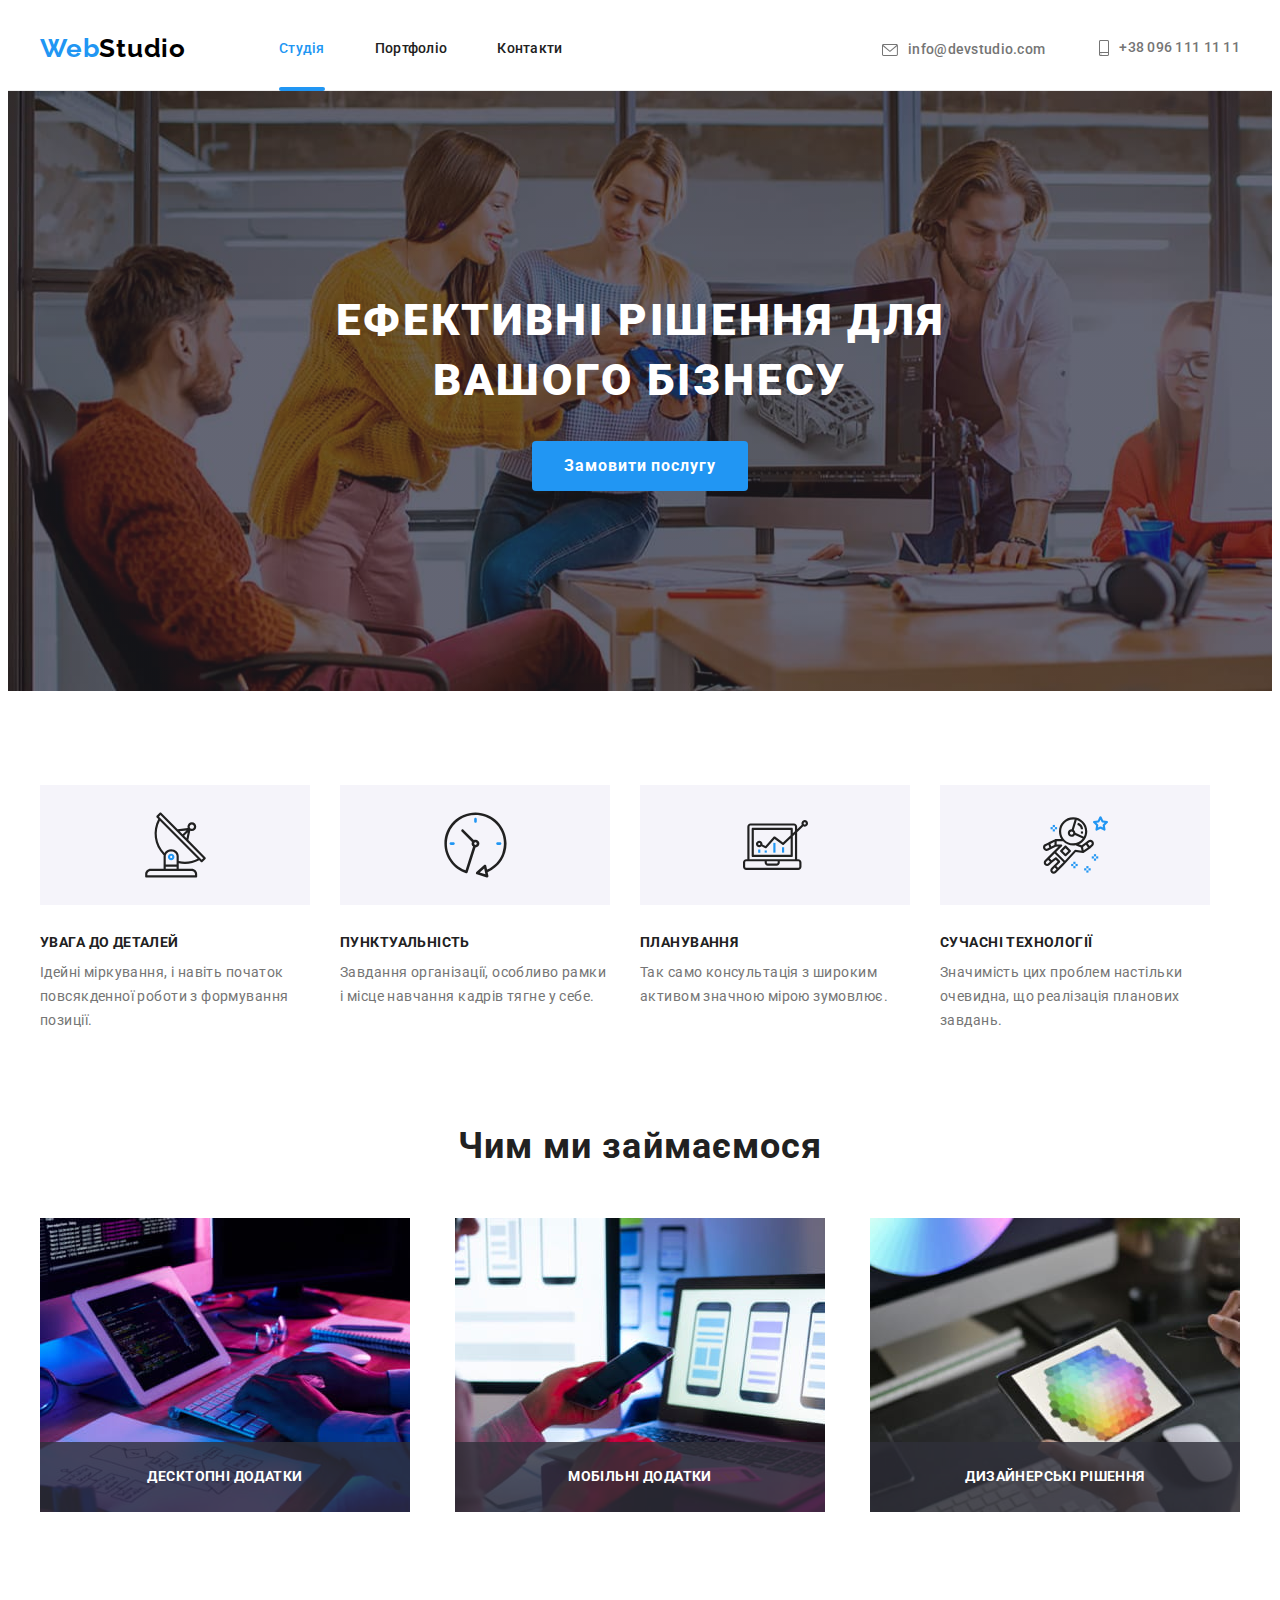
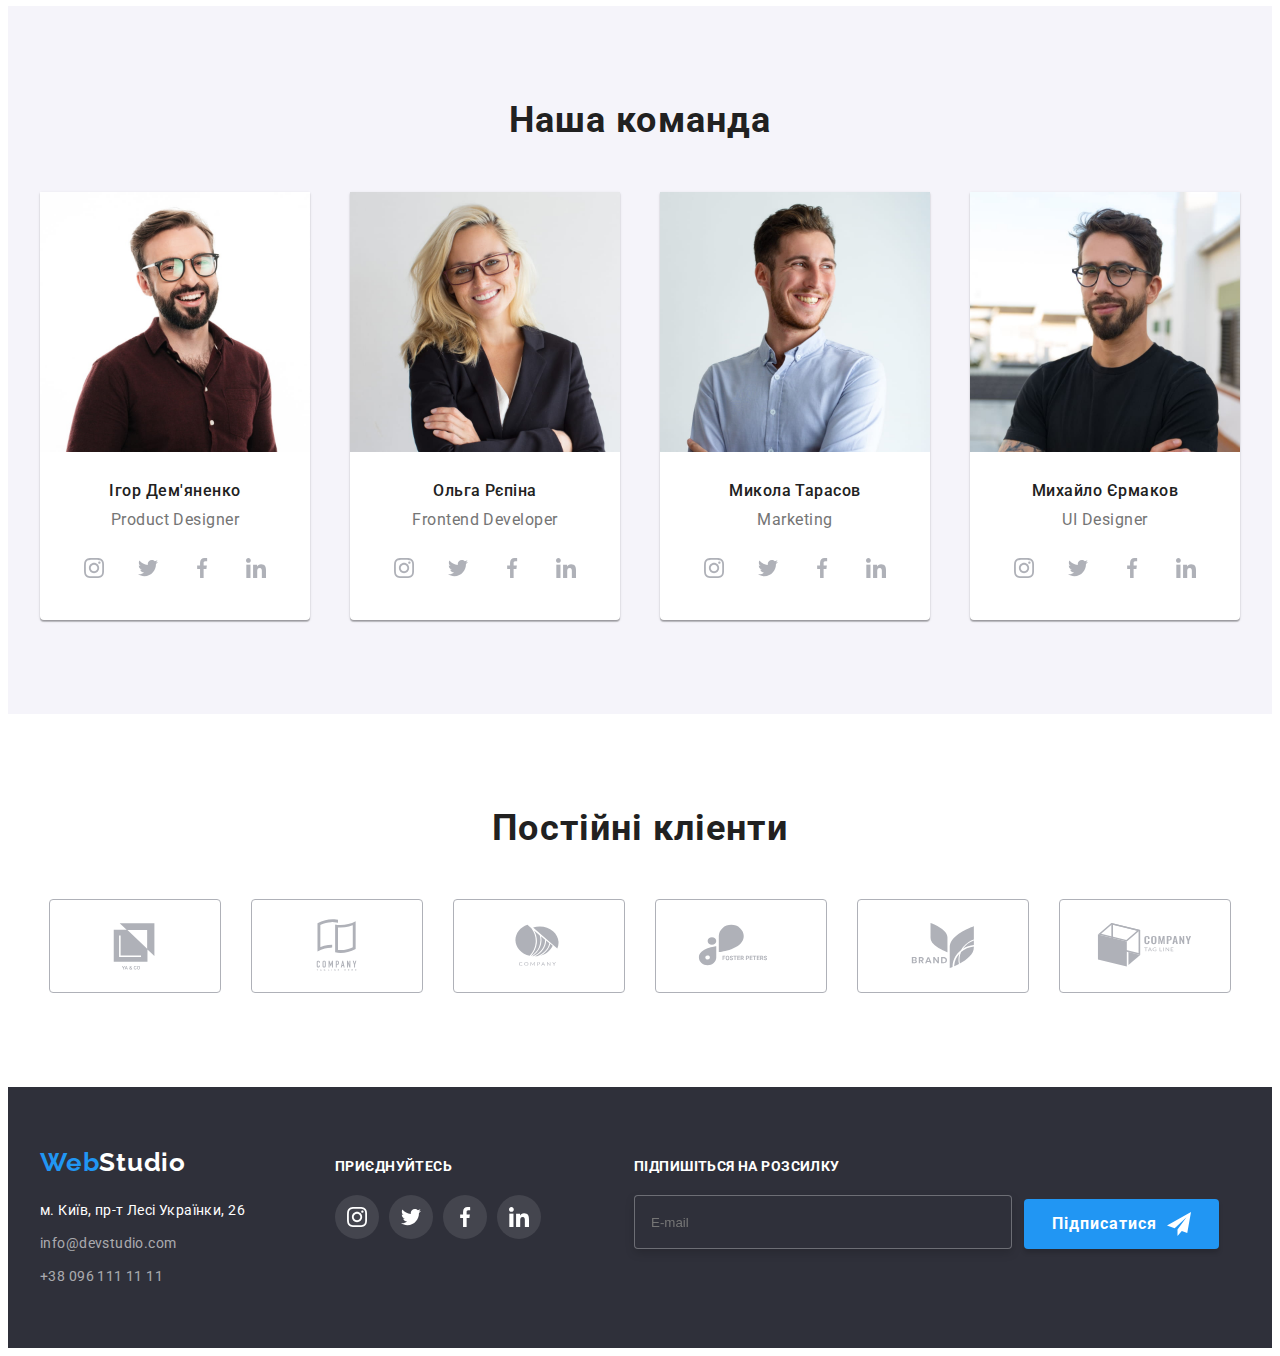
<file: index.html>
<!DOCTYPE html>
<html lang="en">
    <head>
        <meta charset="UTF-8">
        <meta http-equiv="X-UA-Compatible" content="IE=edge">
        <meta name="viewport" content="width=device-width, initial-scale=1.0">
        
        <title>Студія</title>
        <link href="https://fonts.googleapis.com/css2?family=Raleway:wght@700&family=Roboto:wght@400;500;700;900&display=swap"
            rel="stylesheet">
        <link rel="stylesheet" href="https://cdnjs.cloudflare.com/ajax/libs/modern-normalize/1.1.0/modern-normalize.min.css"
            integrity="sha512-wpPYUAdjBVSE4KJnH1VR1HeZfpl1ub8YT/NKx4PuQ5NmX2tKuGu6U/JRp5y+Y8XG2tV+wKQpNHVUX03MfMFn9Q=="
            crossorigin="anonymous" referrerpolicy="no-referrer" />
        <link rel="stylesheet" href="./css/styles.css">
    </head>
    <body>
<!--Logo, Nav bar, contacts-->
        <Header class="head-border">
            <div class="container navigation">
                <!-- logo -->
                <a href="./index.html" class="logo">
                    <span class="logo-part">Web</span>Studio
                </a>
                <!-- Navigation -->
                <nav>
                    <ul class="navigation-list list">
                        <li class="navigation-li">
                            <a href="./index.html" class="navigation-bar condition">Студія</a>
                        </li>
                        <li class="navigation-li">
                            <a href="./portfolio.html" class="navigation-bar ">Портфоліо</a>
                        </li>
                        <li class="navigation-li">
                            <a href="" class="navigation-bar">Контакти</a>
                        </li>
                    </ul>
                </nav>
                <!-- Contacts -->
                <div class="contacts">
                    <a href="mailto:info@devstudio.com" class="contacts-head ">
                        <svg class="icon-header" width="16px" height="12px">
                            <use href="./images/icons.svg#icon-envelope"></use>
                        </svg>
                        info@devstudio.com</a>
                    <a href="tel:+380961111111" class="contacts-head ">
                        <svg class="icon-header" width="10px" height="16px">
                            <use href="./images/icons.svg#icon-smartphone"></use>
                        </svg>
                        +38 096 111 11 11</a>
                </div>
            </div>
        </Header>



<!--Unicue site container-->
        <main>
<!-- hero -->
            <section class="section hero">
                <div class="container hero-content">
                    <h1>Ефективні рішення для вашого бізнесу</h1>
                    <button type="button" class="order-btn" data-modal-open>
                        Замовити послугу
                    </button>
                </div>
            </section>




<!-- our benefits -->
            <section class="section benefits">
               <div class="container">
                    <h2 class="visually-hidden"> Our benefits</h2>
                    <ul class="benefits-list list">
                        <li class="benefits-point">
                            <div class="icon-benefits" >
                                <svg class="icon-antenna" width="65px" height="70px">
                                    <use href="./images/icons.svg#icon-antenna"></use>
                                </svg>
                            </div>
                            <h3>УВАГА ДО ДЕТАЛЕЙ</h3>
                            <p>Ідейні міркування, і навіть початок повсякденної роботи з формування позиції.</p>
                        </li>
                        <li class="benefits-point">
                            <div class="icon-benefits">
                                <svg class="icon-clock" width="65px" height="70px">
                                    <use href="./images/icons.svg#icon-clock"></use>
                                </svg>
                            </div>
                            <h3>ПУНКТУАЛЬНІСТЬ</h3>
                            <p>Завдання організації, особливо рамки і місце навчання кадрів тягне у себе.</p>
                        </li>
                        <li class="benefits-point">
                            <div class="icon-benefits">
                                <svg class="icon-diagram" width="65px" height="70px">
                                    <use href="./images/icons.svg#icon-diagram"></use>
                                </svg>
                            </div>
                            <h3>ПЛАНУВАННЯ</h3>
                            <p>Так само консультація з широким активом значною мірою зумовлює.</p>
                        </li>
                        <li class="benefits-point">
                            <div class="icon-benefits">
                                <svg class="icon-astronaut" width="65px" height="70px">
                                    <use href="./images/icons.svg#icon-astronaut"></use>
                                </svg>
                            </div>
                            <h3>СУЧАСНІ ТЕХНОЛОГІЇ</h3>
                            <p>Значимість цих проблем настільки очевидна, що реалізація планових завдань.</p>
                        </li>
                    </ul>
               </div>
            </section>




<!-- what we do -->
            <section class="section whatwedo">
                <div class="container">
                    <h2 class="whatwedo-head">Чим ми займаємося</h2>
                    <ul class="whatwedo-list list">
                        <li class="whatwedo-point">
                            <img src="./images/img_code.jpg" alt="coding" width="370" height="294">
                            <div class="whatwedo-upper">
                                <p class="whatwedo-upper-text">Десктопні додатки</p>
                            </div>
                        </li>
                        <li class="whatwedo-point">
                            <img src="./images/img_app.jpg" alt="app developer" width="370" height="294">
                            <div class="whatwedo-upper">
                                <p class="whatwedo-upper-text">Мобільні додатки</p>
                            </div>
                        </li>
                        <li class="whatwedo-point">
                            <img src="./images/img_color.jpg" alt="color expirience" width="370" height="294">
                            <div class="whatwedo-upper">
                                <p class="whatwedo-upper-text">Дизайнерські рішення</p>
                            </div>
                        </li>
                    </ul>
                </div>
            </section>



<!-- our team -->
            <section class="team section">
                <div class="container">
                    <h2 class="team-head">Наша команда</h2>
                    <ul class="team-list list">
                        <li class="team-point">
                            <img src="./images/igor.jpg" alt="Product Designer Igor Demianenko" width="270" height="260">
                            <div class="team-wrap">
                                <h3 class="team-name">Ігор Дем'яненко</h3>
                                <p class="team-prof">Product Designer</p>
                                <div class="icon-list">
                                    <a class="icon-social" href="">
                                        <svg class="icon-svg" width="20px" height="20px">
                                            <use href="./images/icons.svg#icon-instagram">
                                            </use>
                                        </svg>
                                    </a>
                                    <a class="icon-social" href="">
                                        <svg class="icon-svg" width="20px" height="20px">
                                            <use href="./images/icons.svg#icon-twitter">
                                            </use>
                                        </svg>
                                    </a>
                                    <a class="icon-social" href="">
                                        <svg class="icon-svg" width="20px" height="20px">
                                            <use href="./images/icons.svg#icon-facebook">
                                            </use>
                                        </svg>
                                    </a>
                                    <a class="icon-social" href="">
                                        <svg class="icon-svg" width="20px" height="20px">
                                            <use href="./images/icons.svg#icon-linkedin">
                                            </use>
                                        </svg>
                                    </a>
                                </div>
                            </div>
                        </li>
                        <li class="team-point">
                            <img src="./images/olga.jpg" alt="Frontend Developer Olga Repina" width="270" height="260">
                            <div class="team-wrap">
                                <h3 class="team-name">Ольга Рєпіна</h3>
                                <p class="team-prof">Frontend Developer</p>
                                <div class="icon-list">
                                    <a class="icon-social" href="">
                                        <svg class="icon-svg" width="20px" height="20px">
                                            <use href="./images/icons.svg#icon-instagram">
                                            </use>
                                        </svg>
                                    </a>
                                    <a class="icon-social" href="">
                                        <svg class="icon-svg" width="20px" height="20px">
                                            <use href="./images/icons.svg#icon-twitter">
                                            </use>
                                        </svg>
                                    </a>
                                    <a class="icon-social" href="">
                                        <svg class="icon-svg" width="20px" height="20px">
                                            <use href="./images/icons.svg#icon-facebook">
                                            </use>
                                        </svg>
                                    </a>
                                    <a class="icon-social" href="">
                                        <svg class="icon-svg" width="20px" height="20px">
                                            <use href="./images/icons.svg#icon-linkedin">
                                            </use>
                                        </svg>
                                    </a>
                                </div>
                            </div>
                        </li>
                        <li class="team-point">
                            <img src="./images/mikola.jpg" alt="Marketing Mikola Tarasov" width="270" height="260">
                            <div class="team-wrap">
                                <h3 class="team-name">Микола Тарасов</h3>
                                <p class="team-prof">Marketing</p>
                                <div class="icon-list">
                                    <a class="icon-social" href="">
                                        <svg class="icon-svg" width="20px" height="20px">
                                            <use href="./images/icons.svg#icon-instagram">
                                            </use>
                                        </svg>
                                    </a>
                                    <a class="icon-social" href="">
                                        <svg class="icon-svg" width="20px" height="20px">
                                            <use href="./images/icons.svg#icon-twitter">
                                            </use>
                                        </svg>
                                    </a>
                                    <a class="icon-social" href="">
                                        <svg class="icon-svg" width="20px" height="20px">
                                            <use href="./images/icons.svg#icon-facebook">
                                            </use>
                                        </svg>
                                    </a>
                                    <a class="icon-social" href="">
                                        <svg class="icon-svg" width="20px" height="20px">
                                            <use href="./images/icons.svg#icon-linkedin">
                                            </use>
                                        </svg>
                                    </a>
                                </div>
                            </div>
                        </li>
                        <li class="team-point">
                            <img src="./images/mihailo.jpg" alt="UI Designer Mihailo Yermakov" width="270" height="260">
                            <div class="team-wrap">
                                <h3 class="team-name">Михайло Єрмаков</h3>
                                <p class="team-prof">UI Designer</p>
                                <div class="icon-list">
                                    <a class="icon-social" href="">
                                        <svg class="icon-svg" width="20px" height="20px">
                                            <use href="./images/icons.svg#icon-instagram">
                                            </use>
                                        </svg>
                                    </a>
                                    <a class="icon-social" href="">
                                        <svg class="icon-svg" width="20px" height="20px">
                                            <use href="./images/icons.svg#icon-twitter">
                                            </use>
                                        </svg>
                                    </a>
                                    <a class="icon-social" href="">
                                        <svg class="icon-svg" width="20px" height="20px">
                                            <use href="./images/icons.svg#icon-facebook">
                                            </use>
                                        </svg>
                                    </a>
                                    <a class="icon-social" href="">
                                        <svg class="icon-svg" width="20px" height="20px">
                                            <use href="./images/icons.svg#icon-linkedin">
                                            </use>
                                        </svg>
                                    </a>
                                </div>
                            </div>
                        </li>
                    </ul>
                </div>
            </section>




<!-- clients -->
            <section class="section">
                <div class="container">
                    <h2 class="clients">Постійні кліенти</h2>
                    <ul class="clients-list list">
                        <li >
                            <a class="clients-point" href="">
                                <svg class="clients-icons" width="106px" height="60px">
                                    <use href="./images/icons.svg#icon-YaCo">
                                    </use>
                                </svg>
                            </a>
                        </li>
                        <li >
                            <a class="clients-point" href="">
                                <svg class="clients-icons" width="106px" height="60px">
                                    <use href="./images/icons.svg#icon-companyone">
                                    </use>
                                </svg>
                            </a>
                        </li>
                        <li >
                            <a class="clients-point" href="">
                                <svg class="clients-icons" width="106px" height="60px">
                                    <use href="./images/icons.svg#icon-companytwo">
                                    </use>
                                </svg>
                            </a>
                        </li>
                        <li>
                            <a class="clients-point" href="">
                                <svg class="clients-icons" width="106px" height="60px">
                                    <use href="./images/icons.svg#icon-fosterpeters">
                                    </use>
                                </svg>
                            </a>
                        </li>
                        <li >
                            <a class="clients-point" href="">
                                <svg class="clients-icons" width="106px" height="60px">
                                    <use href="./images/icons.svg#icon-brand">
                                    </use>
                                </svg>
                            </a>
                        </li>
                        <li >
                            <a class="clients-point" href="">
                                <svg class="clients-icons" width="106px" height="60px">
                                    <use href="./images/icons.svg#icon-companythree">
                                    </use>
                                </svg>
                            </a>
                        </li>
                    </ul>
                </div>
            </section>
        </main>




<!--knock knock, who is there?-->
        <footer class="foot">
            <div class="container foot-div">
                    <!-- logo -->
                <div class="addres-footer">
                    <a href="./index.html" class="logo-foot">
                        <span class="logo-part">Web</span>Studio
                    </a>
                    <!-- Contacts, address -->
                    <address class="contact-foot contacts-hover">
                        <ul class="list">
                            <li class="addrs-wrap">
                                <a href="https://goo.gl/maps/iUsgY4HWAubCHf399" target="_blank" rel="noopener noreferrer"
                                        class="contacts-addrs">м. Київ,
                                        пр-т Лесі Українки, 26</a>
                            </li>
                            <li class="addrs-wrap">
                                <a href="mailto:info@devstudio.com" class="contacts-center">info@devstudio.com</a>
                            </li>
                            <li class="addrs-wrap">
                                <a href="tel:+380961111111" class="contacts-center">+38 096 111 11 11</a>
                            </li>
                        </ul>
                    </address>
                </div>
                <div class="foot-icon">
                    <h2 class="go-icons">Приєднуйтесь</h2>
                    <div class="foot-icon-list">
                    
                        <a class="foot-icon-social" href="">
                            <svg class="foot-icon-svg" width="20px" height="20px">
                                <use href="./images/icons.svg#icon-instagram">
                                </use>
                            </svg>
                        </a>
                        <a class="foot-icon-social" href="">
                            <svg class="foot-icon-svg" width="20px" height="20px">
                                <use href="./images/icons.svg#icon-twitter">
                                </use>
                            </svg>
                        </a>
                        <a class="foot-icon-social" href="">
                            <svg class="foot-icon-svg" width="20px" height="20px">
                                <use href="./images/icons.svg#icon-facebook">
                                </use>
                            </svg>
                        </a>
                        <a class="foot-icon-social" href="">
                            <svg class="foot-icon-svg" width="20px" height="20px">
                                <use href="./images/icons.svg#icon-linkedin">
                                </use>
                            </svg>
                        </a>
                    </div>
                </div>
                <div class="foot-input">
                    <span class="foot-input-text">Підпишіться на розсилку</span>
                    <form class="send-form">
                        <label class="send-label">
                            <input class="form-input" type="email" name="email" placeholder="E-mail" />
                        </label>
                        <button type="submit" class="send-input-btn">
                            Підписатися
                            <svg class="send-icon" width="24" height="24">
                                <use href="./images/icons.svg#icon-send"></use>
                            </svg>
                        </button>
                    </form>
                </div>
            </div>
        </footer>

        <div class="backdrop is-hidden" data-modal>
            <div class="modal" >
                <button class="modal-btn" data-modal-close>
                    <svg class="modal-btn-svg" width="18px" height="18px">
                        <use href="./images/icons.svg#icon-close" ></use>
                    </svg>
                </button>
                <form class="input-form">
                    <p class="form-name">Залиште свої дані, ми вам передзвонимо</p>
                    <div class="input-name input-all">
                        <label>
                            Ім'я
                        </label>
                        <input type="text" name="username" class="input-size" />
                        <svg class="input-icon" width="18" height="18">
                            <use href="./images/icons.svg#icon-person"></use>
                        </svg>
                    </div>
                    <div class="input-tell input-all">
                        <label>
                            Телефон
                        </label>
                        <input type="tell" name="phone_number" class="input-size" />
                        <svg class="input-icon" width="18" height="18">
                            <use href="./images/icons.svg#icon-phone"></use>
                        </svg>
                    </div>
                    <div class="input-email input-all">
                        <label>
                            Пошта
                        </label>
                        <input type="email" name="email" class="input-size" />
                        <svg class="input-icon" width="18" height="18">
                            <use href="./images/icons.svg#icon-email"></use>
                        </svg>
                    </div>
                    <div class="input-feedback input-all">
                        <label>
                            Коментар
                        </label>
                        <textarea name="feedback" placeholder="Введіть текст " class="textarea-size"></textarea>
                    </div>
                    <label class="input-checkbox">
                        <input class="input-checkbox-icon" type="checkbox" name="checkbox" />
                        <svg class="checkbox-icon" width="16" height="15">
                            <use class="checkbox-icon-check" href="./images/icons.svg#icon-check"></use>
                            <use class="checkbox-icon-uncheck" href="./images/icons.svg#icon-uncheck"></use>
                        </svg>
                        <span class="checkbox-text">Погоджуюся з розсилкою та приймаю <a href="#">Умови договору</a></span>
                    </label>
                    <button type="submit" class="input-btn">
                        Відправити
                    </button>
                </form>
            </div>
        </div>
        <script src="./js/modal.js"></script>
    </body>
</html>
</file>
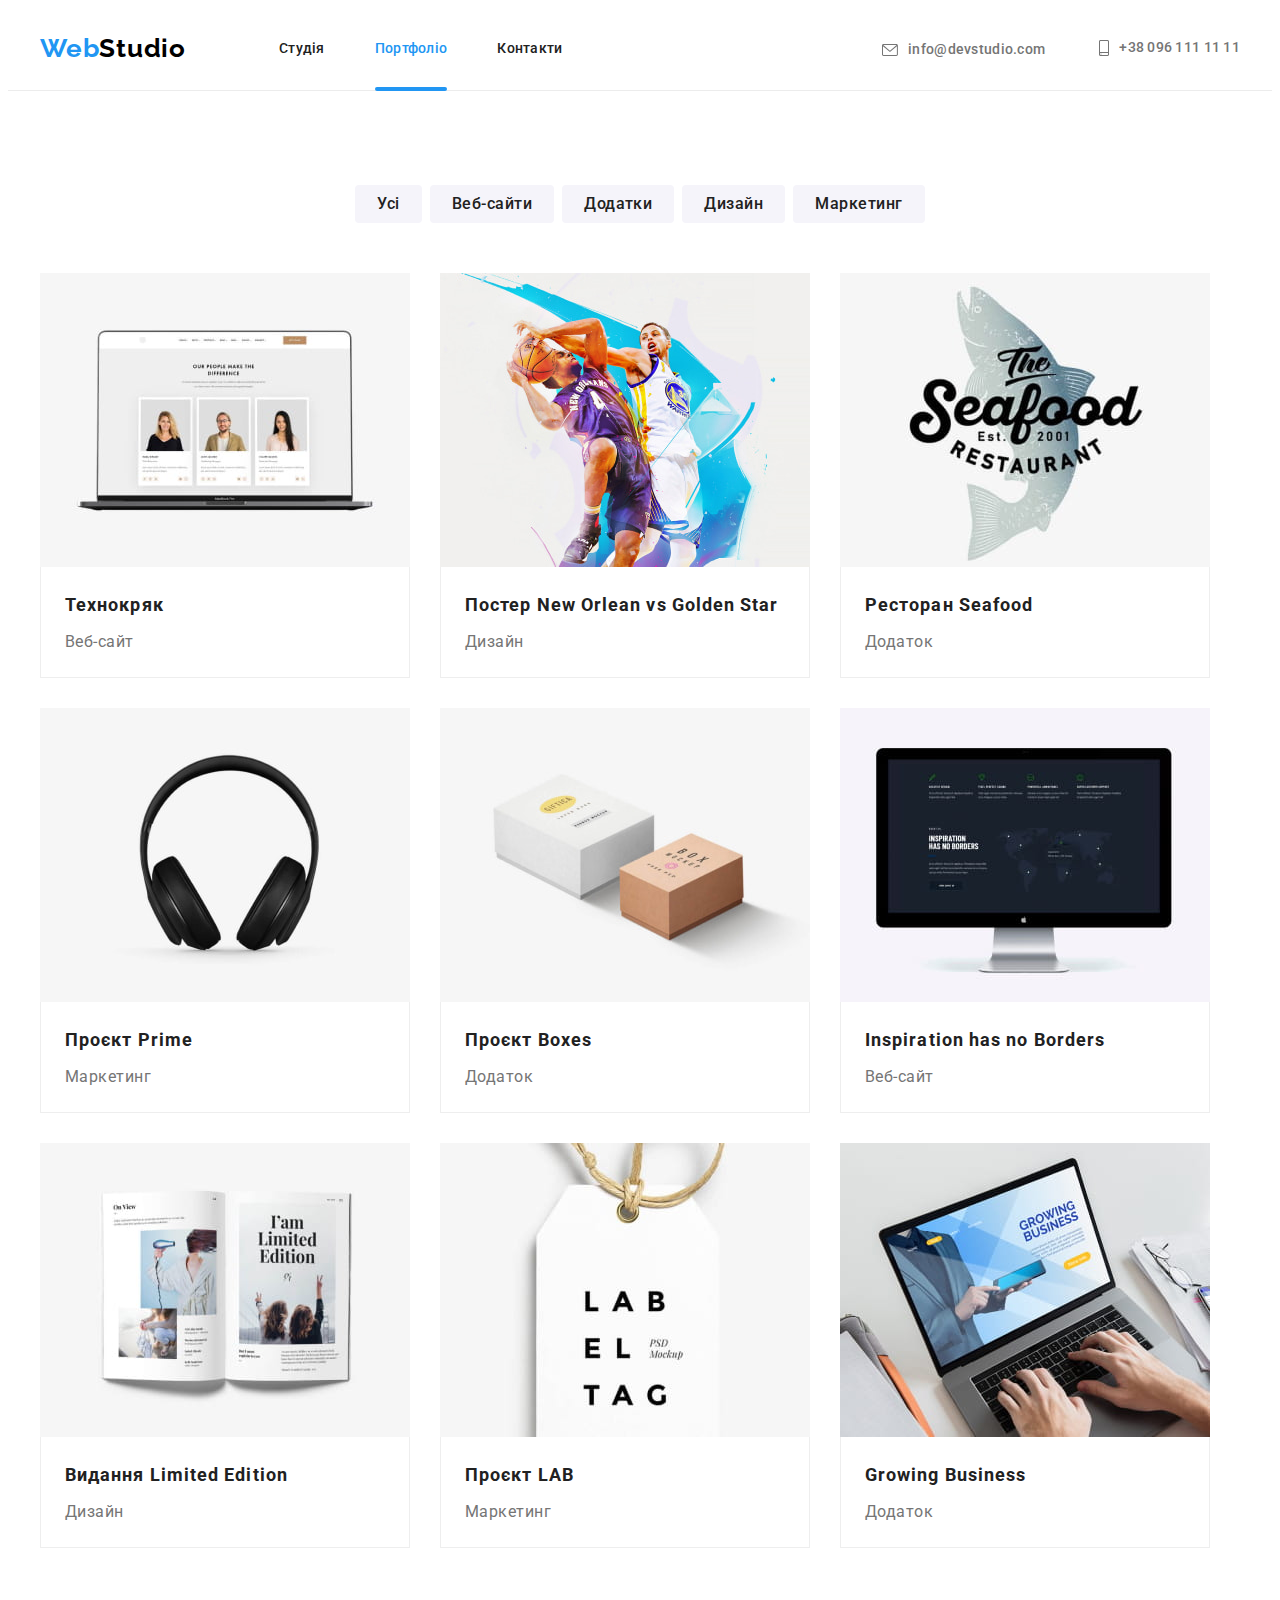
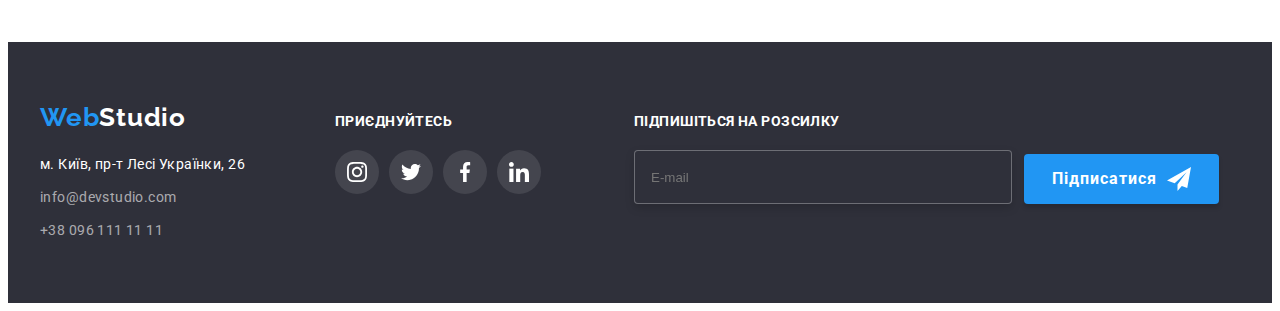
<file: portfolio.html>
<!DOCTYPE html>
<html lang="en">

    <head>
        <meta charset="UTF-8">
        <meta http-equiv="X-UA-Compatible" content="IE=edge">
        <meta name="viewport" content="width=device-width, initial-scale=1.0">

        <title>Портфоліо</title>
        <link href="https://fonts.googleapis.com/css2?family=Raleway:wght@700&family=Roboto:wght@400;500;700;900&display=swap"
        rel="stylesheet">
        <link rel="stylesheet" href="https://cdnjs.cloudflare.com/ajax/libs/modern-normalize/1.1.0/modern-normalize.min.css"
            integrity="sha512-wpPYUAdjBVSE4KJnH1VR1HeZfpl1ub8YT/NKx4PuQ5NmX2tKuGu6U/JRp5y+Y8XG2tV+wKQpNHVUX03MfMFn9Q=="
            crossorigin="anonymous" referrerpolicy="no-referrer" />
        <link rel="stylesheet" href="./css/styles.css">
    </head>


    <body>
<!--Logo, Nav bar, contacts-->
        <Header class="head-border">
            <div class="container navigation">
                <!-- logo -->
                <a href="./index.html" class="logo">
                    <span class="logo-part">Web</span>Studio
                </a>
                <!-- Navigation -->
                <nav>
                    <ul class="navigation-list list">
                        <li class="navigation-li">
                            <a href="./index.html" class="navigation-bar ">Студія</a>
                        </li>
                        <li class="navigation-li">
                            <a href="./portfolio.html" class="navigation-bar condition">Портфоліо</a>
                        </li>
                        <li class="navigation-li">
                            <a href="" class="navigation-bar">Контакти</a>
                        </li>
                    </ul>
                </nav>
                <!-- Contacts -->
                <div class="contacts contacts-hover">
                    <a href="mailto:info@devstudio.com" class="contacts-head">
                        <svg class="icon-header" width="16px" height="12px">
                            <use href="./images/icons.svg#icon-envelope"></use>
                        </svg>
                        info@devstudio.com</a>
                    <a href="tel:+380961111111" class="contacts-head">
                        <svg class="icon-header" width="10px" height="16px">
                            <use href="./images/icons.svg#icon-smartphone"></use>
                        </svg>
                        +38 096 111 11 11</a>
                </div>
            </div>
        </Header>



<!--Unicue site container-->
        <main>
<!-- Filter -->
            <section class="section">
                <div class="container">
                    <h1 class="visually-hidden" > our products portfolio</h1>



                    <ul class="filter list">
                        <li class="filter-btn">
                            <button type="button" class="btn">
                                Усі
                            </button>
                        </li>
                        <li class="filter-btn">
                            <button type="button" class="btn">
                                Веб-сайти
                            </button>
                        </li>
                        <li class="filter-btn">
                            <button type="button" class="btn">
                                Додатки
                            </button>
                        </li>
                        <li class="filter-btn">
                            <button type="button" class="btn">
                                Дизайн
                            </button>
                        </li>
                        <li class="filter-btn">
                            <button type="button" class="btn">
                                Маркетинг
                            </button>
                        </li>
                    </ul>



                    <ul class="products-list products list">
                        <li class="product-position">
                            <div class="product-wrapper">
                                <img src="./images/tehnocrack.jpg" alt="tehnocrack web site" width="370" height="294">
                                <div class="product-list-upper">
                                    <p class="product-text-upper">Ресурс пропонує комплексні пропозиції з різним рівнем функціоналу та сервісів. Все це
                                        дозволить відвідувачу отримати
                                        вичерпні відомості про компанію чи приватну особу.<p>
                                </div>
                            </div>
                            <div class="product-text">
                                <h2 class="product-name">Технокряк</h2>
                                <p class="product-thing">Веб-сайт</p>
                            </div>
                            
                        </li>
                        <li class="product-position">
                            <div class="product-wrapper">
                                <img src="./images/basketball.jpg" alt="poster for basketball match New Orleans vs Golden star" width="370"
                                    height="294">
                                <div class="product-list-upper">
                                    <p class="product-text-upper">Ресурс пропонує комплексні пропозиції з різним рівнем функціоналу та сервісів. Все це
                                        дозволить відвідувачу отримати
                                        вичерпні відомості про компанію чи приватну особу.
                                    <p>
                                </div>
                            </div>
                            <div class="product-text">
                                <h2 class="product-name">Постер New Orlean vs Golden Star</h2>
                                <p class="product-thing">Дизайн</p>
                            </div>
                        </li>
                        <li class="product-position">
                            <div class="product-wrapper">
                                <img src="./images/seafood.jpg" alt="app for seafood restaurant" width="370" height="294">
                                <div class="product-list-upper">
                                    <p class="product-text-upper">Ресурс пропонує комплексні пропозиції з різним рівнем функціоналу та сервісів. Все це
                                        дозволить відвідувачу отримати
                                        вичерпні відомості про компанію чи приватну особу.
                                    <p>
                                </div>
                            </div>
                            <div class="product-text">
                                <h2 class="product-name">Ресторан Seafood</h2>
                                <p class="product-thing">Додаток</p>
                            </div>
                        </li>
                        <li class="product-position">
                            <div class="product-wrapper">
                                <img src="./images/Prime.jpg" alt="marketing for Prime project" width="370" height="294">
                                <div class="product-list-upper">
                                    <p class="product-text-upper">Ресурс пропонує комплексні пропозиції з різним рівнем функціоналу та сервісів. Все це
                                        дозволить відвідувачу отримати
                                        вичерпні відомості про компанію чи приватну особу.
                                    <p>
                                </div>
                            </div>
                            <div class="product-text">
                                <h2 class="product-name">Проєкт Prime</h2>
                                <p class="product-thing">Маркетинг</p>
                            </div>
                        </li>
                        <li class="product-position">
                            <div class="product-wrapper">
                                <img src="./images/boxes.jpg" alt="app for Boxes project" width="370" height="294">
                                <div class="product-list-upper">
                                    <p class="product-text-upper">Ресурс пропонує комплексні пропозиції з різним рівнем функціоналу та сервісів. Все це
                                        дозволить відвідувачу отримати
                                        вичерпні відомості про компанію чи приватну особу.
                                    <p>
                                </div>
                            </div>
                            <div class="product-text">
                                <h2 class="product-name">Проєкт Boxes</h2>
                                <p class="product-thing">Додаток</p>
                            </div>
                        </li>
                        <li class="product-position">
                            <div class="product-wrapper">
                                <img src="./images/noborders.jpg" alt="web site for Inspiration has no Borders" width="370" height="294">
                                <div class="product-list-upper">
                                    <p class="product-text-upper">Ресурс пропонує комплексні пропозиції з різним рівнем функціоналу та сервісів. Все це
                                        дозволить відвідувачу отримати
                                        вичерпні відомості про компанію чи приватну особу.
                                    <p>
                                </div>
                            </div>
                            <div class="product-text">
                                <h2 class="product-name">Inspiration has no Borders</h2>
                                <p class="product-thing">Веб-сайт</p>
                            </div>
                        </li>
                        <li class="product-position">
                            <div class="product-wrapper">
                                <img src="./images/limited.jpg" alt="design for Limited Edition publication" width="370" height="294">
                                <div class="product-list-upper">
                                    <p class="product-text-upper">Ресурс пропонує комплексні пропозиції з різним рівнем функціоналу та сервісів. Все це
                                        дозволить відвідувачу отримати
                                        вичерпні відомості про компанію чи приватну особу.
                                    <p>
                                </div>
                            </div>
                            <div class="product-text">
                                <h2 class="product-name">Видання Limited Edition</h2>
                                <p class="product-thing">Дизайн</p>
                            </div>
                        </li>
                        <li class="product-position">
                            <div class="product-wrapper">
                                <img src="./images/lab.jpg" alt="marketing for LAB project" width="370" height="294">
                                <div class="product-list-upper">
                                    <p class="product-text-upper">Ресурс пропонує комплексні пропозиції з різним рівнем функціоналу та сервісів. Все це
                                        дозволить відвідувачу отримати
                                        вичерпні відомості про компанію чи приватну особу.
                                    <p>
                                </div>
                            </div>
                            <div class="product-text">
                                <h2 class="product-name">Проєкт LAB</h2>
                                <p class="product-thing">Маркетинг</p>
                            </div>
                        </li>
                        <li class="product-position">
                            <div class="product-wrapper">
                                <img src="./images/business.jpg" alt="app for Growing Business company" width="370" height="294">
                                <div class="product-list-upper">
                                    <p class="product-text-upper">Ресурс пропонує комплексні пропозиції з різним рівнем функціоналу та сервісів. Все це
                                        дозволить відвідувачу отримати
                                        вичерпні відомості про компанію чи приватну особу.
                                    <p>
                                </div>
                            </div>
                            <div class="product-text">
                                <h2 class="product-name">Growing Business</h2>
                                <p class="product-thing">Додаток</p>
                            </div>
                        </li>
                    </ul>
                </div>
            </section>
        </main>



<!--knock knock, who is there?-->
        <footer class="foot">
            <div class="container foot-div">
                <!-- logo -->
                <div class="addres-footer">
                    <a href="./index.html" class="logo-foot">
                        <span class="logo-part">Web</span>Studio
                    </a>
                    <!-- Contacts, address -->
                    <address class="contact-foot contacts-hover">
                        <ul class="list">
                            <li class="addrs-wrap">
                                <a href="https://goo.gl/maps/iUsgY4HWAubCHf399" target="_blank" rel="noopener noreferrer"
                                    class="contacts-addrs">м. Київ,
                                    пр-т Лесі Українки, 26</a>
                            </li>
                            <li class="addrs-wrap">
                                <a href="mailto:info@devstudio.com" class="contacts-center">info@devstudio.com</a>
                            </li>
                            <li class="addrs-wrap">
                                <a href="tel:+380961111111" class="contacts-center">+38 096 111 11 11</a>
                            </li>
                        </ul>
                    </address>
                </div>
                <div class="foot-icon">
                    <h2 class="go-icons">Приєднуйтесь</h2>
                    <div class="foot-icon-list">
        
                        <a class="foot-icon-social" href="">
                            <svg class="foot-icon-svg" width="20px" height="20px">
                                <use href="./images/icons.svg#icon-instagram">
                                </use>
                            </svg>
                        </a>
                        <a class="foot-icon-social" href="">
                            <svg class="foot-icon-svg" width="20px" height="20px">
                                <use href="./images/icons.svg#icon-twitter">
                                </use>
                            </svg>
                        </a>
                        <a class="foot-icon-social" href="">
                            <svg class="foot-icon-svg" width="20px" height="20px">
                                <use href="./images/icons.svg#icon-facebook">
                                </use>
                            </svg>
                        </a>
                        <a class="foot-icon-social" href="">
                            <svg class="foot-icon-svg" width="20px" height="20px">
                                <use href="./images/icons.svg#icon-linkedin">
                                </use>
                            </svg>
                        </a>
                    </div>
                </div>
                <div class="foot-input">
                    <span class="foot-input-text">Підпишіться на розсилку</span>
                    <div class="input-send">
                        <form class="send-form">
                            <label class="send-label">
                                <input class="form-input" type="email" name="email" placeholder="E-mail"/>
                            </label>
                            <button type="submit" class="send-input-btn">
                                Підписатися
                                <svg class="send-icon" width="24" height="24">
                                    <use href="./images/icons.svg#icon-send"></use>
                                </svg>
                            </button>

                        </form>
                    </div>
                </div>
            </div>
        </footer>



        <script src="./js/modal.js"></script>
    </body>

</html>
</file>
<file: css/styles.css>
/* -------------variables------------- */
:root {
  --main-text-color: #212121;
  --hover-color: #2196f3;
  --sub-text-color: #757575;
  --anim: 250ms cubic-bezier(0.4, 0, 0.2, 1);
}

body {
  font-family: Roboto, sans-serif;
  color: var(--main-text-color);
  background-color: #ffffff;
}

h1,
h2,
h3,
h4,
h5,
h6,
p {
  margin: 0;
}

img {
  display: block;
}

.visually-hidden {
  position: absolute;
  white-space: nowrap;
  width: 1px;
  height: 1px;
  overflow: hidden;
  border: 0;
  padding: 0;
  clip: rect(0 0 0 0);
  clip-path: inset(50%);
  margin: -1px;
}

.list {
  list-style: none;
  margin: 0;
  padding: 0;
}

.container {
  width: 1200px;
  margin: 0 auto;
  padding: 0px 15px;
}
.section {
  padding: 94px 0px;
}

/* --------------Header---------------- */
.head-border {
  border-bottom: 1px solid #ececec;
}

.navigation {
  display: flex;
  align-items: center;
}

/* logo */
.logo {
  margin-right: 93px;
}

.logo,
.logo-part {
  color: black;
  font-family: 'Raleway';
  font-weight: 700;
  font-size: 26px;
  line-height: 1.2;
  letter-spacing: 0.03em;
  text-decoration: none;
}

.logo-foot {
  color: #ffffff;
  font-family: 'Raleway';
  font-weight: 700;
  font-size: 26px;
  line-height: 1.2;
  letter-spacing: 0.03em;
  text-decoration: none;
}

.logo-part {
  color: #2196f3;
}

/* Navigation */
.navigation-list {
  display: flex;
}

.navigation-li + .navigation-li {
  margin-left: 50px;
}

.navigation-bar {
  position: relative;
  text-decoration: none;
  color: var(--main-text-color);
  font-weight: 500;
  font-size: 14px;
  line-height: 1.14;
  letter-spacing: 0.02em;

  display: inline-block;
  padding-top: 32px;
  padding-bottom: 32px;
  transition: color var(--anim), background-color var(--anim);
}

.navigation-bar.condition {
  color: var(--hover-color);
}

.navigation-list :hover,
.navigation-list :focus {
  color: var(--hover-color);
}

.navigation-bar.condition::after,
.navigation-bar:hover::after {
  content: '';

  position: absolute;
  bottom: -2px;
  left: 0;

  display: block;
  width: 100%;
  height: 4px;
  border-radius: 4px;
  background-color: var(--hover-color);
  color: var(--hover-color);
}

/* Contacts */
.contacts {
  margin-left: auto;
}

.contacts-head:hover,
.contacts-head:focus {
  color: var(--hover-color);
}
.contacts-head {
  text-decoration: none;
  color: var(--sub-text-color);
  font-weight: 500;
  font-size: 14px;
  line-height: 1.14;
  letter-spacing: 0.02em;

  display: inline-flex;
  padding-top: 32px;
  padding-bottom: 32px;
  align-items: center;
  justify-content: center;
  transition: color var(--anim);
}
.contacts-head + .contacts-head {
  margin-left: 50px;
}

.icon-header {
  margin-right: 10px;
  fill: currentColor;
}

/* --------------Page 1---------------- */

/* hero */
.hero {
  max-width: 1600px;
  margin: 0 auto;
  background-color: #2f303a;
  padding: 200px 0px;

  background-image: linear-gradient(to right, rgba(47, 48, 58, 0.4), rgba(47, 48, 58, 0.4)),
    url('../images/herobg.jpg');
  background-size: cover;
}

.hero-content {
  display: flex;
  flex-direction: column;
  align-items: center;
}

.hero h1 {
  font-weight: 900;
  font-size: 44px;
  line-height: 1.36;
  text-align: center;
  letter-spacing: 0.06em;
  text-transform: uppercase;
  color: #ffffff;
  width: 696px;
  margin-bottom: 30px;
}

.order-btn {
  background-color: var(--hover-color);
  font-family: inherit;
  font-weight: 700;
  font-size: 16px;
  line-height: 1.88;
  letter-spacing: 0.06em;
  color: #ffffff;
  cursor: pointer;

  padding: 10px 32px;
  margin: 0 auto;

  border: 0px solid transparent;
  border-radius: 4px;
  transition: background-color var(--anim);
}

.order-btn:hover,
.order-btn:focus {
  background-color: #188ce8;
  transition: var(--anim);
}

/* our benefits */
.benefits h3 {
  font-weight: 700;
  font-size: 14px;
  line-height: 1.14;
  letter-spacing: 0.03em;
  text-transform: uppercase;

  margin-bottom: 10px;
}

.benefits p {
  font-size: 14px;
  line-height: 1.71;
  letter-spacing: 0.03em;
  color: var(--sub-text-color);
}

.benefits-list {
  display: flex;
}

.benefits-point {
  width: 270px;
}
.benefits-point + .benefits-point {
  margin-left: 30px;
}

.icon-benefits {
  display: flex;
  justify-content: center;
  align-items: center;
  margin-bottom: 30px;
  height: 120px;
  width: 270px;

  background-color: #f5f4fa;
}

/* what we do */
.whatwedo-list {
  display: flex;
  justify-content: space-between;
  margin-top: 50px;
}

.whatwedo {
  padding-top: 0px;
}

.whatwedo-head {
  font-weight: 700;
  font-size: 36px;
  line-height: 1.16;
  text-align: center;
  letter-spacing: 0.03em;
}

.whatwedo-point {
  position: relative;
}

.whatwedo-upper {
  position: absolute;
  bottom: 0px;
  display: flex;
  justify-content: center;
  align-items: center;
  background-color: rgba(47, 48, 58, 0.8);
  width: 370px;
  height: 70px;
}

.whatwedo-upper-text {
  /* padding: 27px 107px; */

  font-family: 'Roboto';
  font-style: normal;
  font-weight: 700;
  font-size: 14px;
  line-height: 1.14;
  text-align: center;
  letter-spacing: 0.03em;
  text-transform: uppercase;

  color: #ffffff;
}

/* team */
.team {
  background-color: #f5f4fa;
}

.team-list {
  display: flex;
  justify-content: space-between;
}
.team-head {
  font-weight: 700;
  font-size: 36px;
  line-height: 1.16;
  text-align: center;
  letter-spacing: 0.03em;
  margin-bottom: 50px;
}

.team-name {
  font-weight: 500;
  font-size: 16px;
  line-height: 1.18;
  letter-spacing: 0.03em;
  margin-bottom: 10px;
}

.team-prof {
  font-size: 16px;
  line-height: 1.18;
  letter-spacing: 0.03em;
  color: var(--sub-text-color);
}

.team-point {
  text-align: center;
  background-color: #ffffff;

  box-shadow: 0px 1px 3px rgba(0, 0, 0, 0.12), 0px 1px 1px rgba(0, 0, 0, 0.14),
    0px 2px 1px rgba(0, 0, 0, 0.2);
  border-radius: 0px 0px 4px 4px;
}

.team-wrap {
  padding: 30px 10px;
}

.icon-list {
  display: flex;
  gap: 10px;
  justify-content: center;
  margin-top: 16px;
}

.icon-social {
  display: flex;
  justify-content: center;
  align-items: center;
  background-color: #ffffff;
  border-radius: 50%;
  width: 44px;
  height: 44px;
  color: #afb1b8;
  transition: background-color var(--anim), color var(--anim);
}

.icon-social:hover,
.icon-social:focus {
  background-color: var(--hover-color);
  color: #ffffff;
}

.icon-svg {
  fill: currentColor;
}

/* clients */
.clients {
  font-weight: 700;
  font-size: 36px;
  line-height: 1.16;
  text-align: center;
  letter-spacing: 0.03em;
  margin-bottom: 50px;
}

.clients-list {
  display: flex;
  justify-content: center;
  align-items: center;
  gap: 30px;
}

.clients-point {
  display: flex;
  justify-content: center;
  align-items: center;
  width: 170px;
  height: 92px;
  border: 1px solid #afb1b8;
  border-radius: 4px;
  transition: border-color var(--anim);
}

.clients-point:hover,
.clients-point:focus {
  border-color: var(--hover-color);
}

.clients-icons {
  fill: #afb1b8;
  transition: fill var(--anim);
}
.clients-point:hover .clients-icons,
.clients-icons:focus {
  fill: var(--hover-color);
}

.clients-icons:hover,
.clients-icons:focus {
  fill: var(--hover-color);
}
/* --------------Page 2---------------- */

/* Filter */
.filter {
  display: flex;
  justify-content: center;
  margin-bottom: 50px;
}

.btn {
  font-family: inherit;
  color: var(--main-text-color);
  background-color: #f5f4fa;
  font-weight: 500;
  font-size: 16px;
  line-height: 1.62;
  letter-spacing: 0.03em;
  cursor: pointer;

  padding: 6px 22px;

  border: 0px solid transparent;
  border-radius: 4px;
  transition: color var(--anim), background-color var(--anim), box-shadow var(--anim);
}

.filter-btn + .filter-btn {
  margin-left: 8px;
}

.btn:hover,
.btn:focus {
  color: #ffffff;
  background-color: var(--hover-color);
  box-shadow: 0px 3px 1px rgba(0, 0, 0, 0.1), 0px 1px 2px rgba(0, 0, 0, 0.08),
    0px 2px 2px rgba(0, 0, 0, 0.12);
}

/* Products */
.products-list {
  display: flex;
  flex-wrap: wrap;
  gap: 30px;
}

.product-text {
  border: 1px solid #eeeeee;
  border-top: none;
  padding: 20px 24px;
}

.product-thing {
  color: var(--sub-text-color);
  font-size: 16px;
  line-height: 1.88;
  letter-spacing: 0.03em;
}

.product-name {
  font-weight: 700;
  font-size: 18px;
  line-height: 2;
  letter-spacing: 0.06em;
  margin-bottom: 4px;
}

.product-wrapper {
  position: relative;
  overflow: hidden;
}

.product-list-upper {
  position: absolute;
  bottom: 0;
  left: 0;

  width: 100%;
  height: 100%;
  background-color: rgba(33, 150, 243, 0.9);
  padding: 63px 24px;
  transform: translatey(+100%);
  transition: transform 250ms cubic-bezier(0.4, 0, 0.2, 1);
}

.product-text-upper {
  font-family: 'Roboto';
  font-style: normal;
  font-weight: 400;
  font-size: 18px;
  line-height: 1.56;

  letter-spacing: 0.03em;

  color: #ffffff;
}

.product-position {
  transition: box-shadow var(--anim);
}

.product-position:hover {
  box-shadow: 0px 1px 1px rgba(0, 0, 0, 0.12), 0px 4px 4px rgba(0, 0, 0, 0.06),
    1px 4px 6px rgba(0, 0, 0, 0.16);
}

.product-position:hover .product-list-upper {
  transform: translatey(0);
}
/* ==================================== */
/* --------------Footer---------------- */
/* ==================================== */

.foot {
  background-color: #2f303a;
  padding-top: 60px;
  padding-bottom: 60px;
}

.contacts-center {
  text-decoration: none;
  font-family: 'Roboto';
  font-style: normal;
  font-weight: 400;
  font-size: 14px;
  line-height: 1.71;
  letter-spacing: 0.03em;
  color: rgba(255, 255, 255, 0.6);
  background-color: #2f303a;
  transition: color var(--anim);
}

.contacts-addrs {
  text-decoration: none;
  font-family: 'Roboto';
  font-style: normal;
  font-weight: 400;
  font-size: 14px;
  line-height: 1.71;
  letter-spacing: 0.03em;
  color: #ffffff;
  background-color: #2f303a;
  transition: color var(--anim);
}

.contacts-addrs:hover,
.contacts-addrs:focus {
  color: var(--hover-color);
}

.contacts-center:hover,
.contacts-center:focus {
  color: var(--hover-color);
}

.contact-foot {
  margin-top: 20px;
}

.addres-footer {
  margin-right: 90px;
}

.addrs-wrap + .addrs-wrap {
  margin-top: 9px;
}

.foot-div {
  display: flex;
  align-items: baseline;
}

/*=========Icon list=========*/
.foot-icon {
  margin-right: 93px;
}
.foot-icon-list {
  display: flex;
  gap: 10px;
  justify-content: center;
}

.foot-icon-social {
  display: flex;
  justify-content: center;
  align-items: center;
  background-color: rgba(255, 255, 255, 0.1);
  border-radius: 50%;
  width: 44px;
  height: 44px;
  fill: #ffffff;
  transition: background-color var(--anim);
}

.foot-icon-social:hover,
.foot-icon-social:focus {
  background-color: var(--hover-color);
}

.go-icons {
  margin-bottom: 20px;
  font-family: 'Roboto';
  font-style: normal;
  font-weight: 700;
  font-size: 14px;
  line-height: 1.14;
  letter-spacing: 0.03em;
  text-transform: uppercase;
  color: #ffffff;
}

/* ========Input Send========= */
.send-form {
  display: flex;
  align-items: flex-end;
  margin-top: 20px;
}

.foot-input-text {
  font-family: 'Roboto';
  font-style: normal;
  font-weight: 700;
  font-size: 14px;
  line-height: 16px;
  letter-spacing: 0.03em;
  text-transform: uppercase;

  color: #ffffff;
  margin-bottom: 20px;
}

.send-label {
  margin-right: 12px;
}

.form-input {
  width: 358px;
  height: 50px;
  padding-left: 16px;

  border: 1px solid rgba(255, 255, 255, 0.3);
  filter: drop-shadow(0px 4px 4px rgba(0, 0, 0, 0.15));
  border-radius: 4px;
  background-color: #2f303a;
}

.send-input-btn {
  display: block;
  background-color: var(--hover-color);
  font-family: inherit;
  font-weight: 700;
  font-size: 16px;
  line-height: 1.88;
  letter-spacing: 0.06em;
  color: #ffffff;
  cursor: pointer;
  max-height: 50px;
  position: relative;

  padding: 10px 62px 10px 28px;
  margin: 0 auto;
  box-shadow: 0px 4px 4px rgba(0, 0, 0, 0.15);

  border: 0px solid transparent;
  border-radius: 4px;
  transition: background-color var(--anim);
}

.send-input-btn:hover,
.send-input-btn:focus {
  background-color: #188ce8;
  transition: var(--anim);
}

.send-icon {
  position: absolute;
  top: 13px;
  right: 28px;
}
/* ---------------------
BACKDROP + MODAL
----------------------*/

.backdrop {
  position: fixed;
  top: 0;
  left: 0;

  display: flex;
  justify-content: center;
  align-items: center;
  width: 100%;
  height: 100%;

  background-color: rgba(0, 0, 0, 0.2);
  z-index: 10;
  transition: opacity 250ms, visibility 250ms;
  opacity: 1;
  visibility: visible;
}

.backdrop.is-hidden {
  transition: opacity 250ms, visibility 250ms;
  opacity: 0;
  pointer-events: none;
  visibility: hidden;
}

.modal {
  position: relative;
  padding: 40px;
  width: 528px;
  background: #ffffff;
  box-shadow: 0px 1px 3px rgba(0, 0, 0, 0.12), 0px 1px 1px rgba(0, 0, 0, 0.14),
    0px 2px 1px rgba(0, 0, 0, 0.2);
  border-radius: 4px;
}

.modal-btn {
  display: flex;
  justify-content: center;
  align-items: center;
  position: absolute;
  top: 8px;
  right: 8px;
  cursor: pointer;

  width: 30px;
  height: 30px;
  border-radius: 50%;
  border: 1px solid rgba(0, 0, 0, 0.1);
  background-color: #ffffff;
}

.modal-btn:hover {
  fill: var(--hover-color);
}

/* ================= */
/* Form + Input */
/* ================= */

.form-name {
  font-weight: 700;
  font-size: 20px;
  line-height: 1.15;
  text-align: center;
  letter-spacing: 0.03em;

  color: #212121;
  margin-bottom: 12px;
}

.input-all {
  display: flex;
  flex-direction: column;
  font-size: 12px;
  line-height: 1.16;

  letter-spacing: 0.01em;

  color: #757575;

  margin-bottom: 10px;
  position: relative;
}

.input-all:last-of-type {
  margin-bottom: 20px;
}

.input-size {
  margin-top: 4px;
  width: 100%;
  height: 40px;
  border: 1px solid rgba(33, 33, 33, 0.2);
  border-radius: 4px;
  padding-left: 42px;
  outline: transparent;
  transition: border-color var(--anim);
}

.input-size:focus {
  border-color: var(--hover-color);
}

.input-size:focus ~ .input-icon {
  fill: var(--hover-color);
}

.input-icon {
  position: absolute;
  bottom: 11px;
  left: 12px;
  transition: fill var(--anim);
}

.textarea-size {
  resize: none;
  margin-top: 2px;
  width: 448px;
  height: 120px;
  border: 1px solid rgba(33, 33, 33, 0.2);
  border-radius: 4px;
  padding: 12px 16px;
  transition: border-color var(--anim);
  outline: transparent;
}

.teaxtarea-size::placeholder {
  color: rgba(117, 117, 117, 0.5);
}

.textarea-size:focus {
  border-color: var(--hover-color);
}

/*===== checkbox ===== */
.input-checkbox {
  display: flex;
  justify-content: center;
  align-items: center;

  margin-bottom: 20px;
}

.checkbox-text {
  display: block;
  font-family: 'Roboto';
  font-style: normal;
  font-weight: 400;
  font-size: 14px;
  line-height: 1.71;
  user-select: none;

  letter-spacing: 0.03em;

  color: #757575;
}

.checkbox-text a {
  color: var(--hover-color);
  text-decoration: underline;
}

.input-checkbox-icon {
  position: absolute;
  opacity: 0;
  transform: scale(0);
}

.checkbox-icon {
  margin-right: 7px;
}

.input-checkbox-icon:checked + .checkbox-icon .checkbox-icon-uncheck {
  opacity: 0;
}

.checkbox-icon-check {
  opacity: 0;
}

.input-checkbox-icon:checked + .checkbox-icon .checkbox-icon-check {
  opacity: 1;
}

/*===== Input button ===== */
.input-btn {
  display: block;
  background-color: var(--hover-color);
  font-family: inherit;
  font-weight: 700;
  font-size: 16px;
  line-height: 1.88;
  letter-spacing: 0.06em;
  color: #ffffff;
  cursor: pointer;

  padding: 10px 52px;
  margin: 0 auto;
  box-shadow: 0px 4px 4px rgba(0, 0, 0, 0.15);

  border: 0px solid transparent;
  border-radius: 4px;
  transition: background-color var(--anim);
}

.input-btn:hover,
.input-btn:focus {
  background-color: #188ce8;
  transition: var(--anim);
}
</file>
